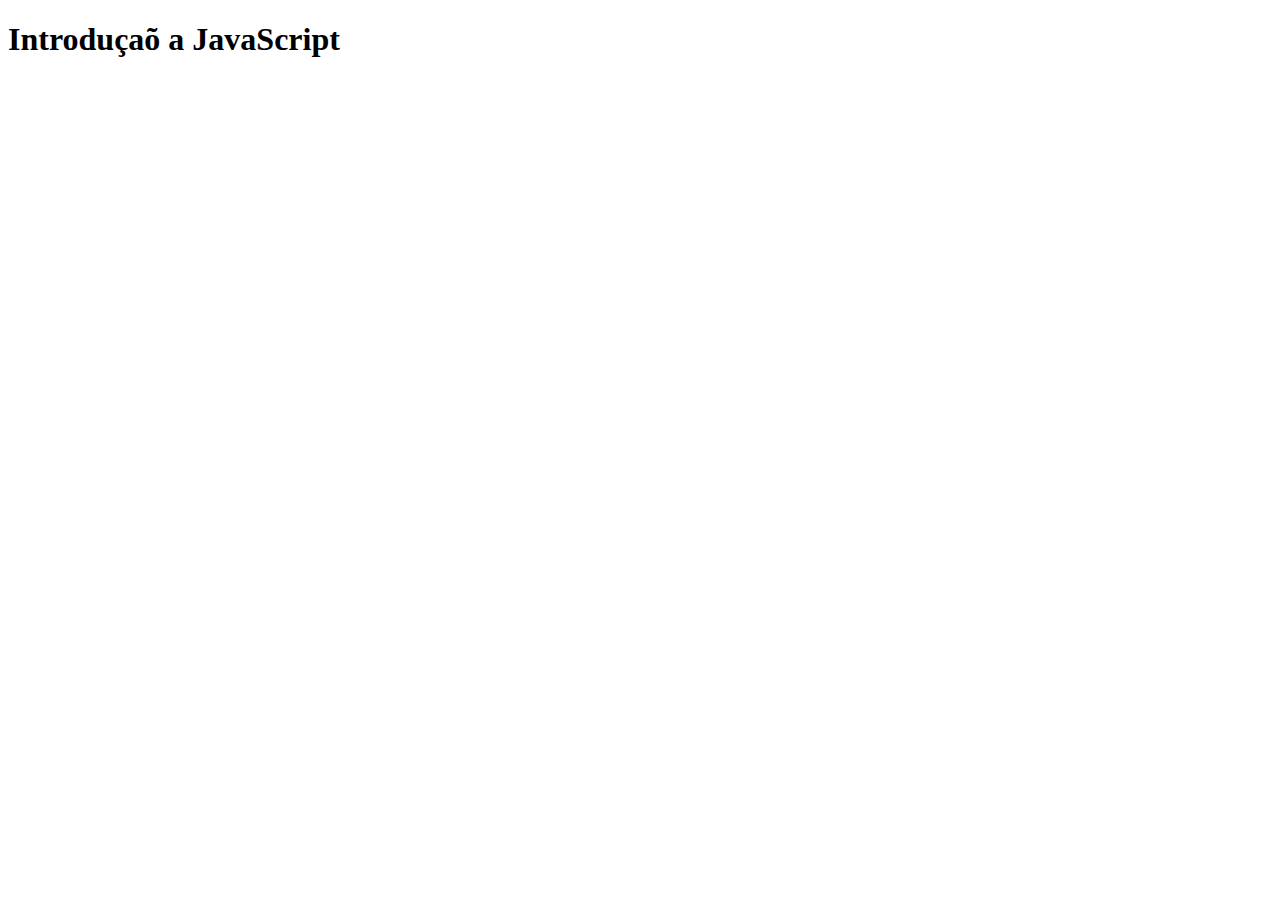
<file: exemplos/index.html>
<!DOCTYPE html>
<html lang="pt-br">
<head>

    <!-- Programador: Pedro -->

    <meta charset="UTF-8">
    <meta name="viewport" content="width=device-width, initial-scale=1.0">

    <title>Exemplos de JavaScript</title>

    <!----------------------- Link para arquivo Js ----------------------->
    <script src="script.js"></script>
</head>
<body>
    
    <!---------------------- Titulo ----------------------->
    <h1>Introduçaõ a JavaScript</h1>

    <!---------------------- JavaScript ----------------------->
    <script>
        
        console.log("Hello Word");
    </script>

</body>
</html>
</file>
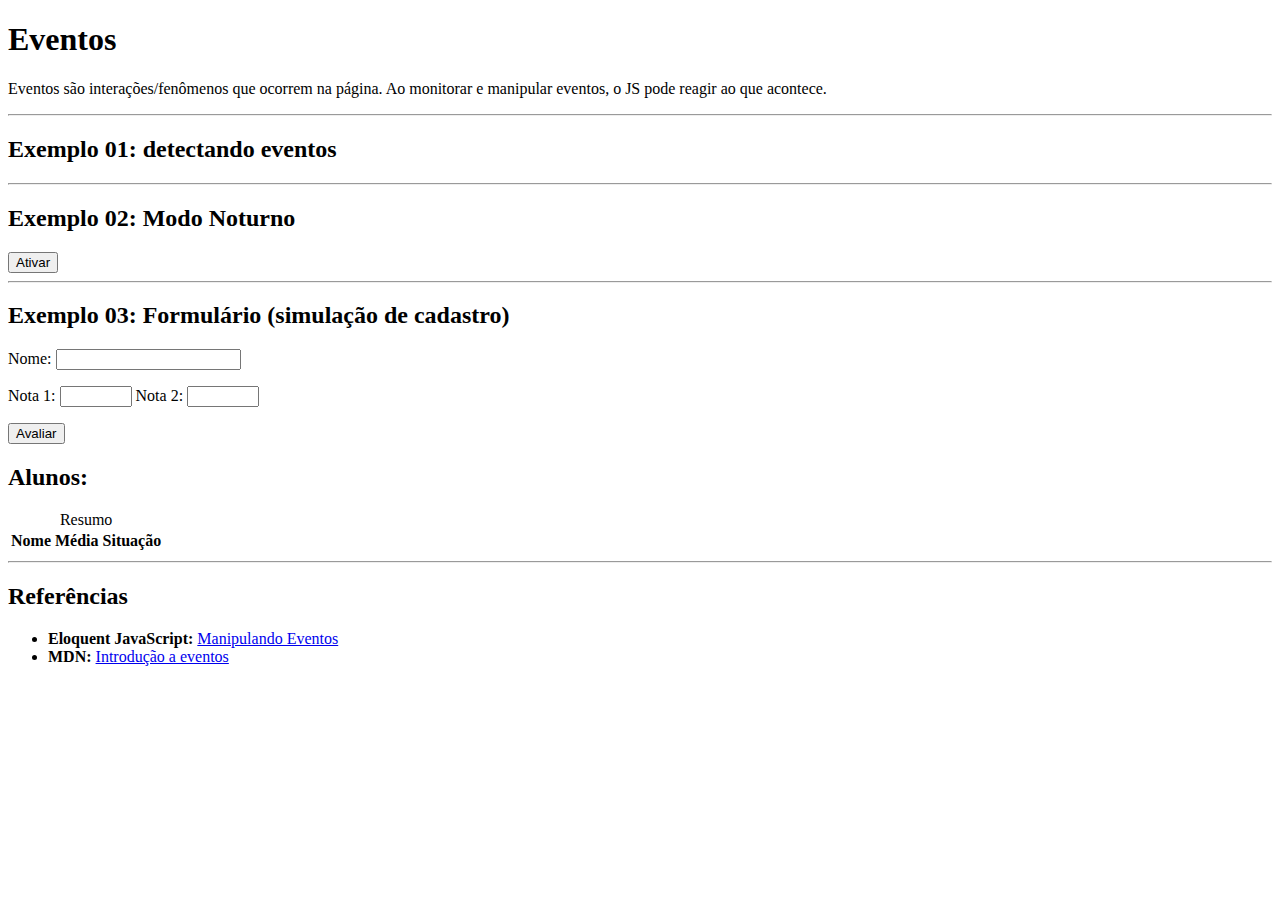
<file: exemplos/10c-Eventos/index.html>
<!DOCTYPE html>
<html lang="pt-br">
<head>
<meta charset="UTF-8">
<meta name="viewport" content="width=device-width, initial-scale=1.0">
<title>JavaScript - Eventos</title>
<style>
img { max-width: 100%; }
.destaque { 
    background-color: yellow;
    color: red; font-weight: bold;
    border: solid 1px;
    padding: 2px;
}

.modo-noturno {
    background-color: rgb(38, 38, 38);
    color: white;
}
</style>
</head>
<body>
    <h1>Eventos</h1>
    <p>Eventos são interações/fenômenos que ocorrem na página. Ao monitorar e manipular eventos, o JS pode reagir ao que acontece.</p>
    <hr>
<!-- _______________________________________________________________________ -->

    <h2 id="subtitulo-exemplo01">Exemplo 01: detectando eventos</h2>
    <p id="mensagem"></p>

    <hr>
<!-- _______________________________________________________________________ -->

    <h2>Exemplo 02: Modo Noturno</h2>
    <button id="noturno">Ativar</button>  

    <hr>
<!-- _______________________________________________________________________ -->

    <h2>Exemplo 03: Formulário (simulação de cadastro)</h2>
    <form action="" method="post" id="cadastro">
        <p>
            <label for="nome">Nome:</label>
            <input type="text" id="nome" required>
        </p>
        <p>
            <label for="nota1">Nota 1:</label>
            <input type="number" id="nota1" min="0" max="10" step="0.1" required>
            <label for="nota2">Nota 2:</label>
            <input type="number" id="nota2" min="0" max="10" step="0.1" required>
        </p>
        <button id="avaliar">Avaliar</button>
    </form>
	
    <section>
        <h2>Alunos:</h2>
        
        <table>
            <caption>Resumo</caption>

            <thead> <!-- table head -->
                <tr> <!-- table row -->
                    <th>Nome</th> <!-- table heading -->
                    <th>Média</th>
                    <th>Situação</th>
                </tr>
            </thead>

            <tbody> <!-- table body -->
                <!-- As linhas/células de conteúdo
                serão geradas dinamicamente, via JS -->
            </tbody>
        </table>        

    </section>

    <hr>
<!-- _______________________________________________________________________ -->

    <h2>Referências</h2>
    <ul>
        <li><b>Eloquent JavaScript:</b> 
			<a href="https://github.com/braziljs/eloquente-javascript/blob/master/chapters/14-manipulando-eventos.md" target="_blank">
			Manipulando Eventos</a>
		</li>
        <li><b>MDN:</b> 
			<a href="https://developer.mozilla.org/pt-BR/docs/Aprender/JavaScript/Elementos_construtivos/Events" target="_blank">
			Introdução a eventos
			</a>
		</li>
    </ul>

    <script src="eventos.js"></script>

</body>
</html>
</file>
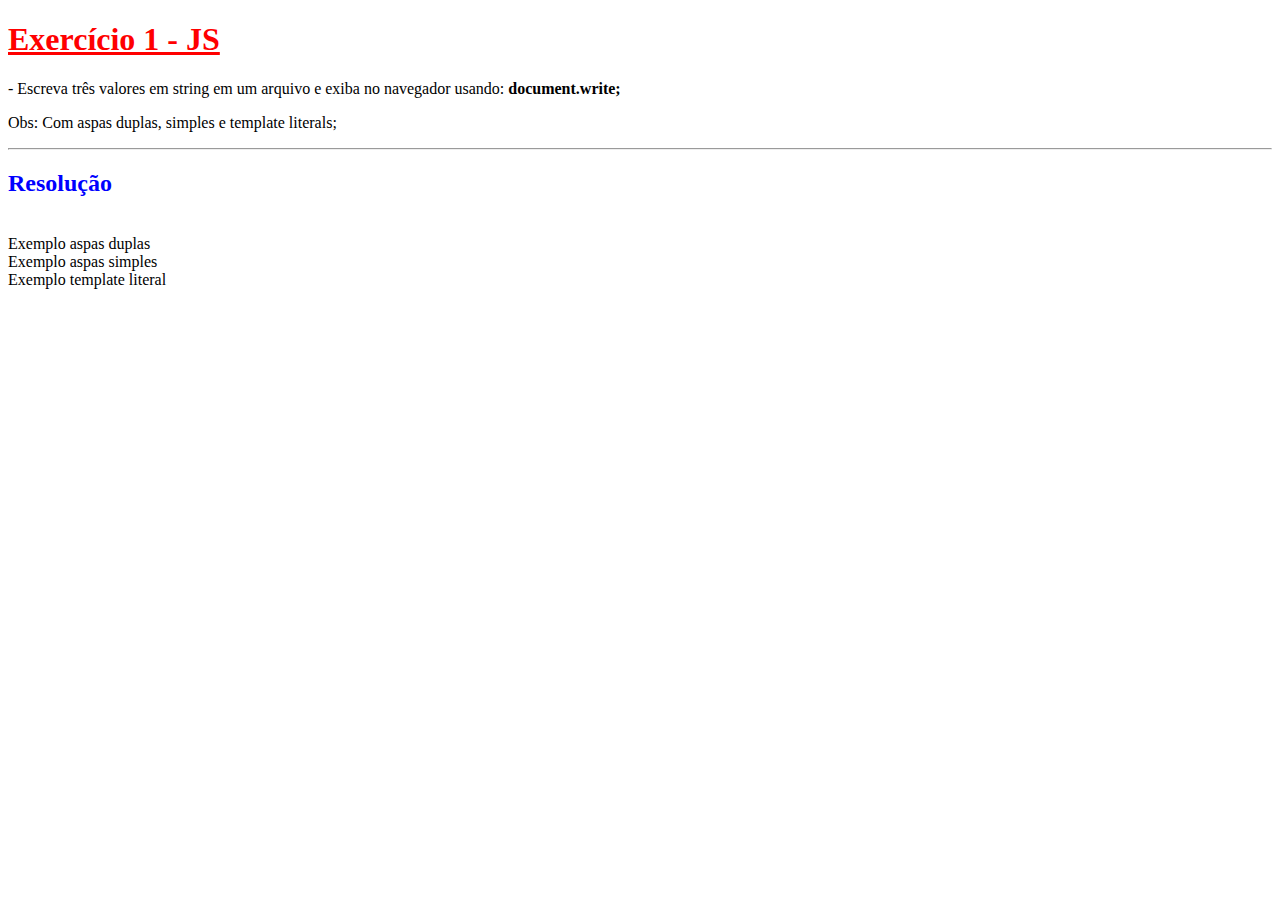
<file: Exercícios JS/1_exercicio_JS_(Sintaxe)/index.html>
<!DOCTYPE html>
<html lang="pt-br">
<head>
  <meta charset="UTF-8">
  <title>Exercício 01 - JS</title>

</head>
<body>

  <h1 style="color: red;text-decoration: underline;">Exercício 1 - JS</h1>

  <p> - Escreva três valores em string em um arquivo e exiba no navegador usando: <strong>document.write;</strong></p>
  <p>Obs: Com aspas duplas, simples e template literals;</p>
  <hr>

  <!-- Link para JS -->
  <script src="scripts.js"></script>
</body>
</html>
</file>
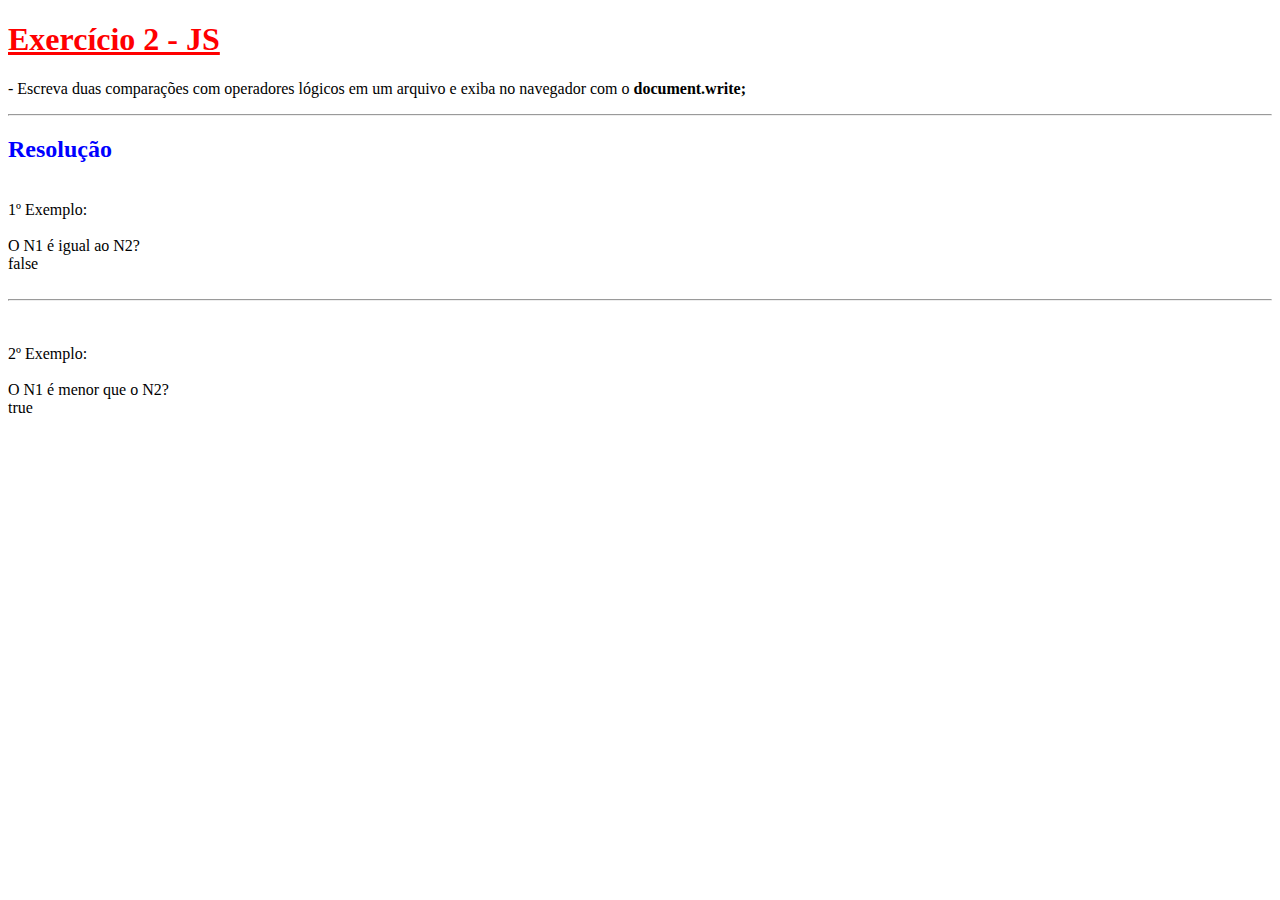
<file: Exercícios JS/2_exercicio_JS_(Comparação)/index.html>
<!DOCTYPE html>
<html lang="pt-br">
<head>
  <meta charset="UTF-8">
  <title>Exercício 02 - JS</title>

</head>
<body>

  <h1 style="color: red;text-decoration: underline">Exercício 2 - JS</h1>

  <p> - Escreva duas comparações com operadores lógicos em um arquivo e exiba no navegador com o <strong>document.write;</strong></p>
  <hr>
  
  <!-- Link para JS -->
  <script src="scripts.js"></script>
</body>
</html>
</file>
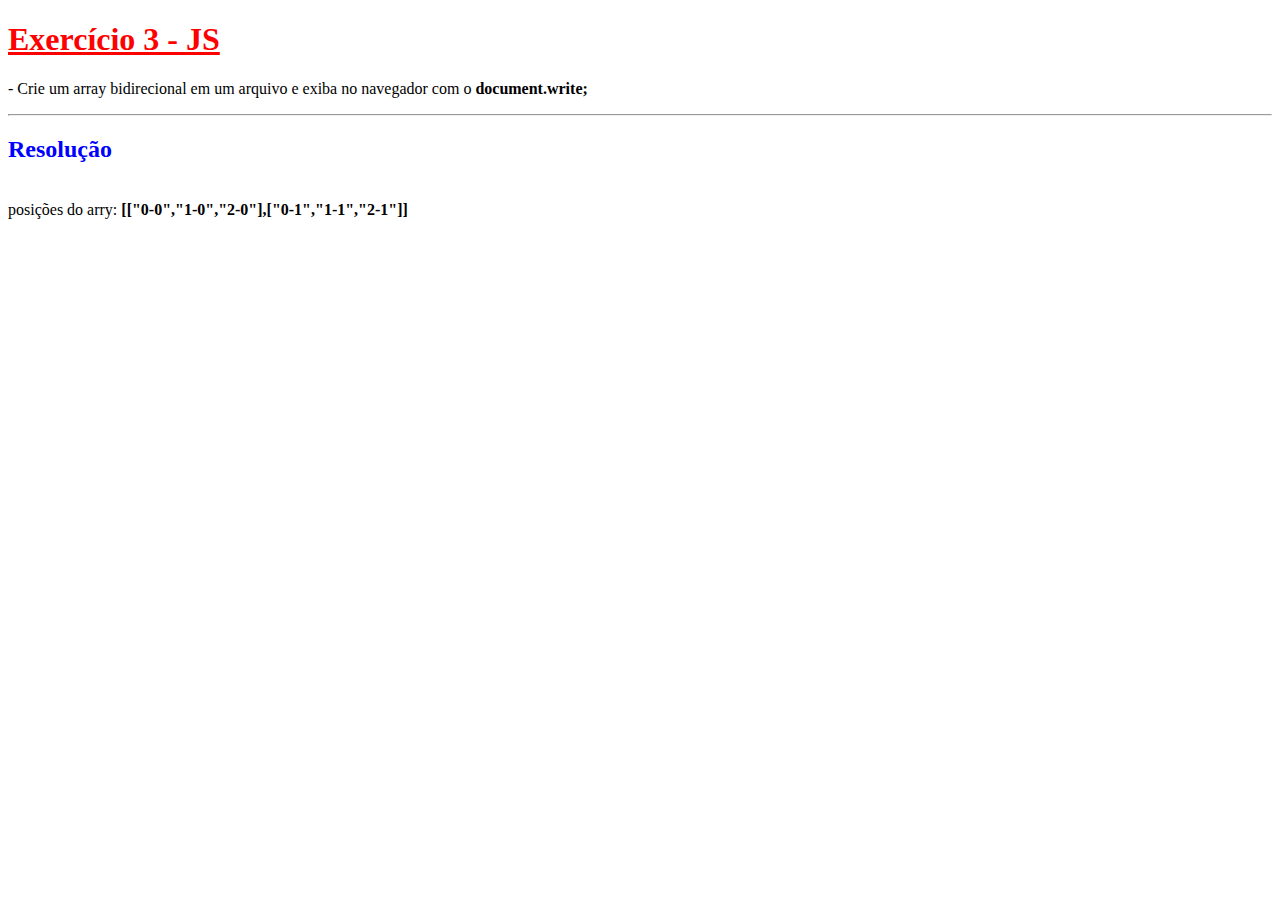
<file: Exercícios JS/3_exercicio_JS_(Array bidirecional)/index.html>
<!DOCTYPE html>
<html lang="pt-br">
<head>
  <meta charset="UTF-8">
  <title>Exercício 03 - JS</title>

</head>
<body>

  <h1 style="color: red;text-decoration: underline">Exercício 3 - JS</h1>

  <p> - Crie um array bidirecional em um arquivo e exiba no navegador com o <strong>document.write;</strong></p>
  <hr>
  
  <!-- Link para JS -->
  <script src="scripts.js"></script>
</body>
</html>
</file>
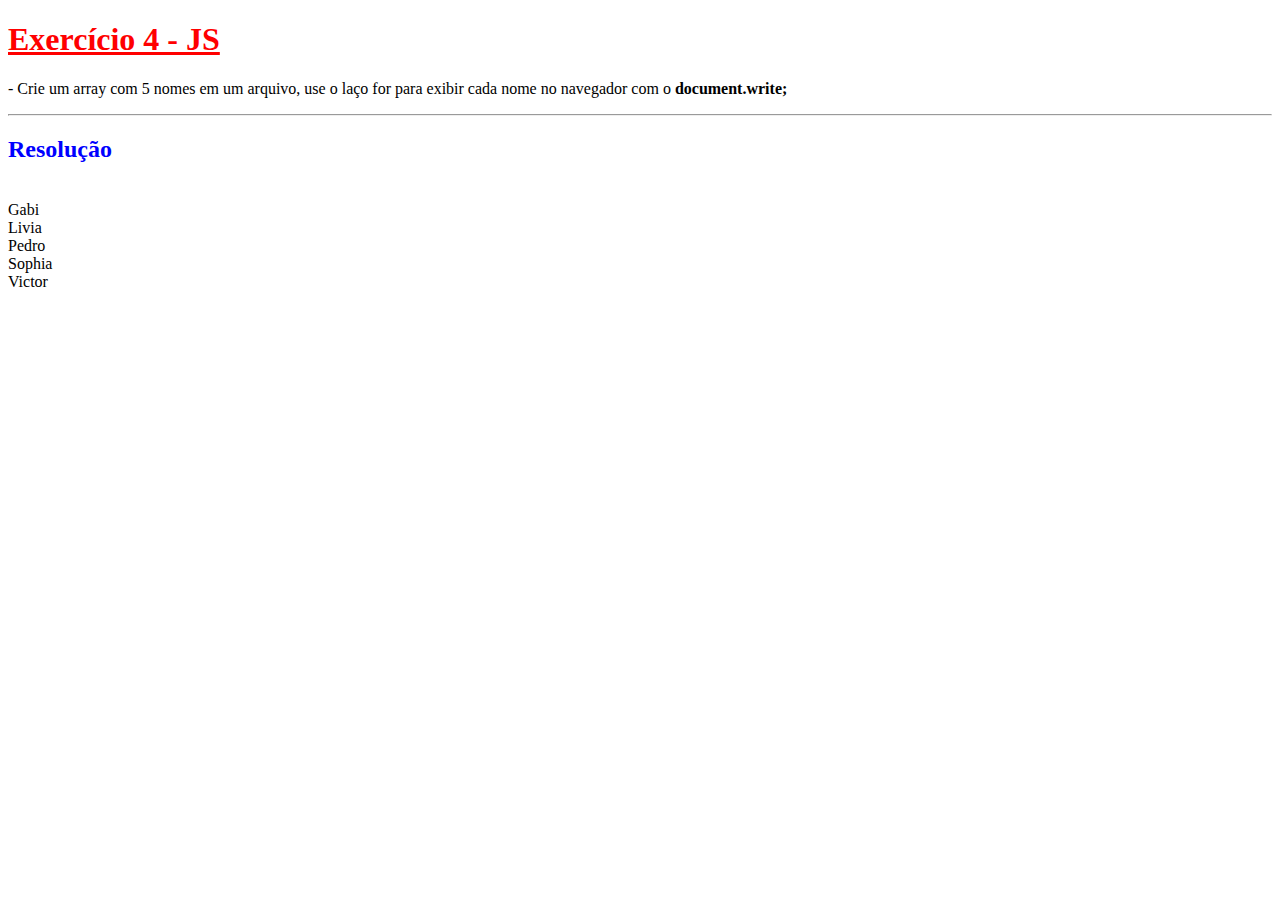
<file: Exercícios JS/4_exercicio_JS_(Array e Loop)/index.html>
<!DOCTYPE html>
<html lang="pt-br">
<head>
  <meta charset="UTF-8">
  <title>Exercício 04 - JS</title>

</head>
<body>

  <h1 style="color: red;text-decoration: underline">Exercício 4 - JS</h1>

  <p> - Crie um array com 5 nomes em um arquivo, use o laço for para exibir cada nome no navegador com o <strong>document.write;</strong></p>
  <hr>
  
  <!-- Link para JS -->
  <script src="scripts.js"></script>
</body>
</html>
</file>
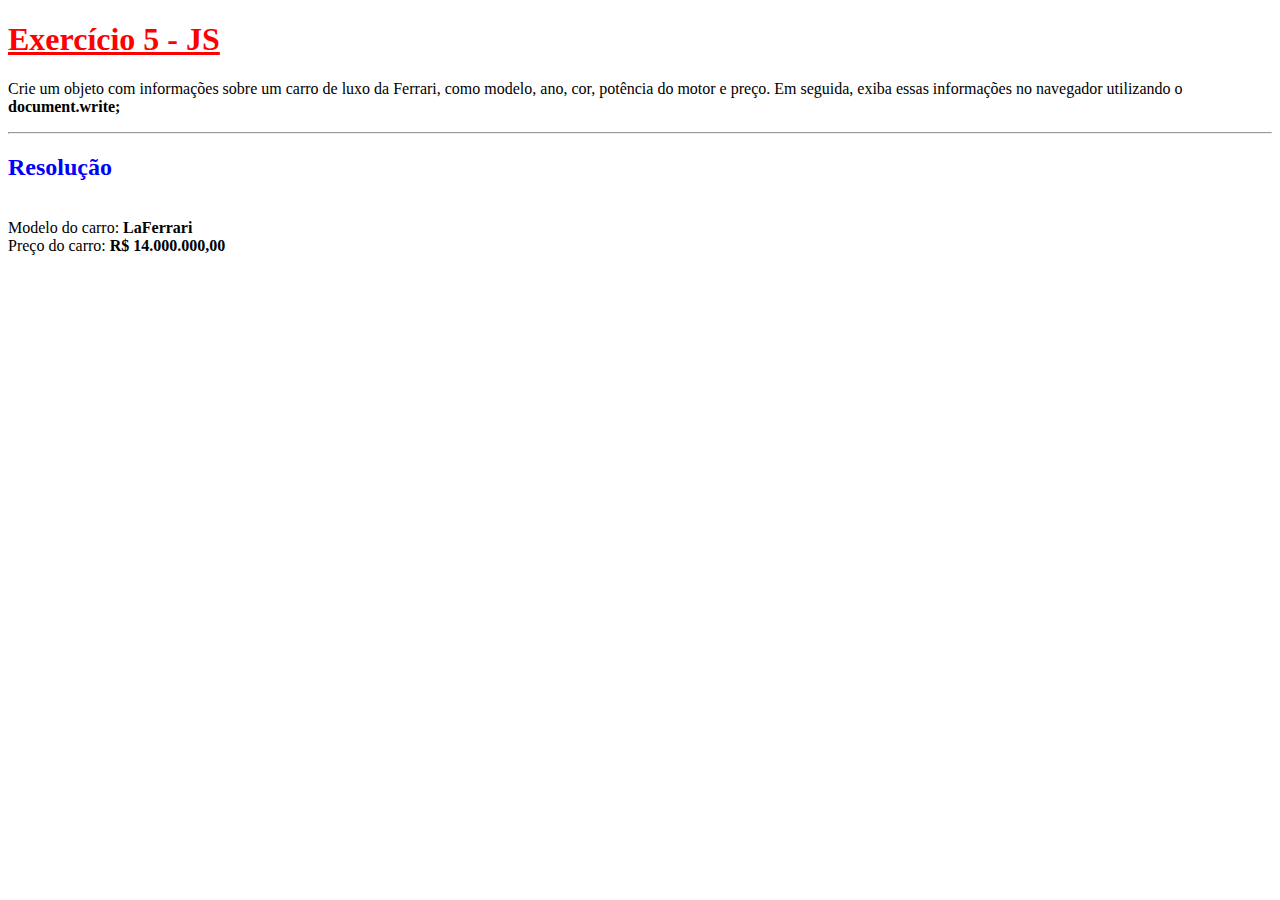
<file: Exercícios JS/5_exercicio_JS_(Objeto)/index.html>
<!DOCTYPE html>
<html lang="pt-br">
<head>
  <meta charset="UTF-8">
  <title>Exercício 05 - JS</title>

</head>
<body>

  <h1 style="color: red;text-decoration: underline">Exercício 5 - JS</h1>

  <p>
    Crie um objeto com informações sobre um carro de luxo da Ferrari, como modelo, ano, cor, potência do motor e preço. Em seguida, exiba essas informações no navegador utilizando o <strong>document.write;</strong>
  </p>
  
  <hr>
  
  <!-- Link para JS -->
  <script src="scripts.js"></script>
</body>
</html>
</file>
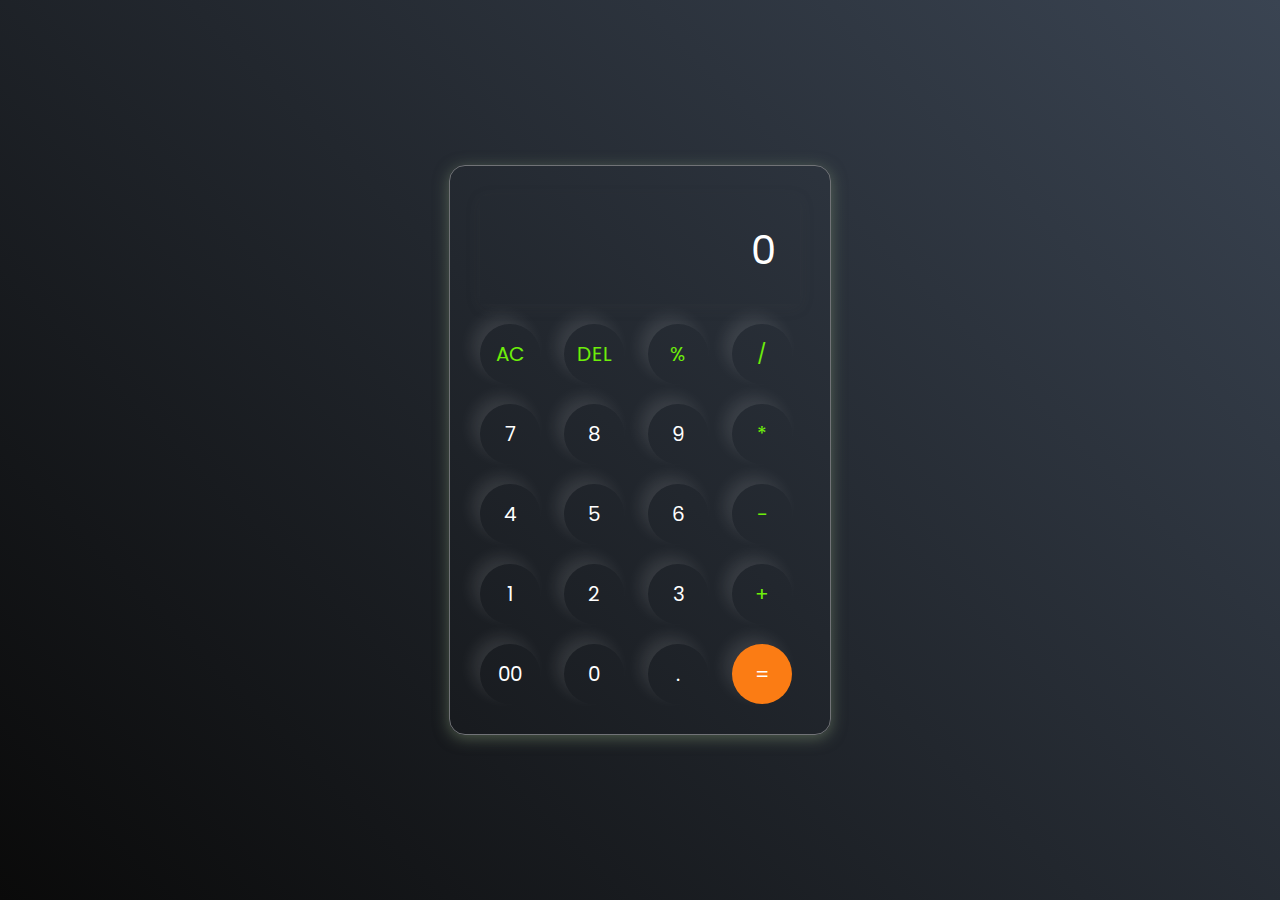
<file: Exercícios JS/Calculadora dark/index.html>
<!DOCTYPE html>
<html lang="pt-br">
  <head>
    <meta charset="UTF-8" />
    <meta http-equiv="X-UA-Compatible" content="IE=edge" />
    <meta name="viewport" content="width=device-width, initial-scale=1.0" />
    <title>Calculadora dark</title>

    <!-- Estilos -->
    <link rel="stylesheet" href="style.css" />
  </head>
  <body>
    <div class="container">
      <div class="calculator">
        <input type="text" id="inputBox" placeholder="0" />
        <div>
          <button class="button operator">AC</button>
          <button class="button operator">DEL</button>
          <button class="button operator">%</button>
          <button class="button operator">/</button>
        </div>
        <div>
          <button class="button">7</button>
          <button class="button">8</button>
          <button class="button">9</button>
          <button class="button operator">*</button>
        </div>
        <div>
          <button class="button">4</button>
          <button class="button">5</button>
          <button class="button">6</button>
          <button class="button operator">-</button>
        </div>
        <div>
          <button class="button">1</button>
          <button class="button">2</button>
          <button class="button">3</button>
          <button class="button operator">+</button>
        </div>

        <div>
          <button class="button">00</button>
          <button class="button">0</button>
          <button class="button">.</button>
          <button class="button equalBtn">=</button>
        </div>
      </div>
    </div>

    <!-- Link para JS -->
    <script src="script.js"></script>
  </body>
</html>
</file>
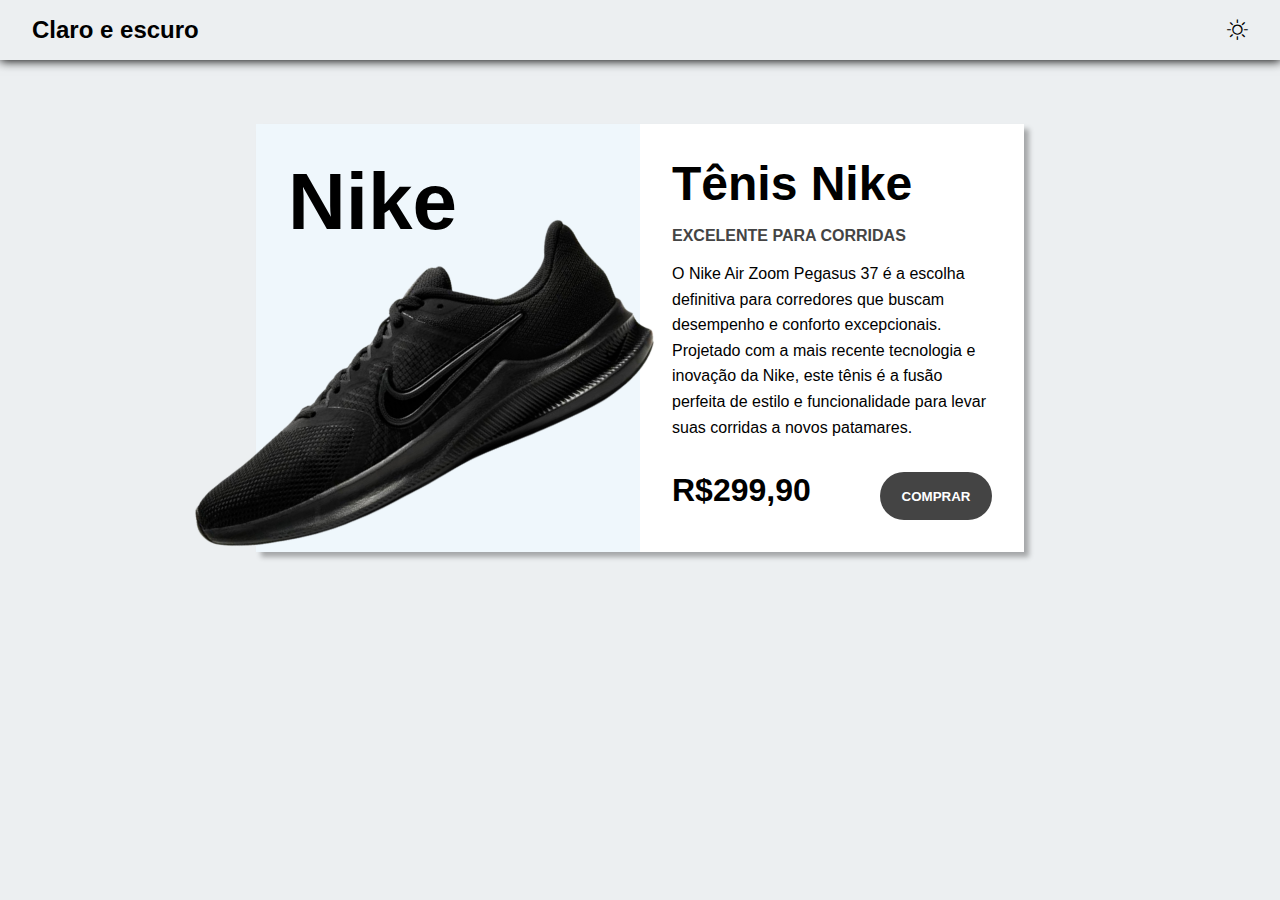
<file: Exercícios JS/JS-light_dark (Alunos)/index.html>
<!DOCTYPE html>
<html lang="pt-br">
  <head>
    <meta charset="UTF-8" />
    <meta http-equiv="X-UA-Compatible" content="IE=edge" />
    <meta name="viewport" content="width=device-width, initial-scale=1.0" />
    <title>Modo escuro</title>

    <!-- Ícones (Bootstrap) -->
    <link rel="stylesheet" href="https://cdn.jsdelivr.net/npm/bootstrap-icons@1.10.5/font/bootstrap-icons.css">

    <!-- Estilo (Próprio) -->
    <link rel="stylesheet" href="css/styles.css" />

    <!-- Script (Próprio) -->
    <script src="js/scripts.js" defer></script>

  </head>
  <body>
    <header>
      <h2>Claro e escuro</h2>
      <div>
          <input type="checkbox" name="change-theme" id="change-theme" />
          <label for="change-theme">
            <i class="bi bi-sun"></i>
            <i class="bi bi-moon"></i
          ></label>
      </div>
    </header>
    <main>
      <div class="card">
        <div class="card-image">
          <span>Nike</span>
          <img id="figura" src="img/tenis.png" alt="Tenis" />
        </div>
        <div class="card-details">
          <h2>Tênis Nike</h2>
          <p class="subtitle">Excelente para corridas</p>
          <p class="description">
            O Nike Air Zoom Pegasus 37 é a escolha definitiva para corredores que buscam desempenho e conforto excepcionais. Projetado com a mais recente tecnologia e inovação da Nike, este tênis é a fusão perfeita de estilo e funcionalidade para levar suas corridas a novos patamares.
          </p>
          <div class="price-container">
            <span class="price">R$299,90</span>
            <button class="btn">Comprar</button>
          </div>
        </div>
      </div>
    </main>
  </body>
</html>
</file>
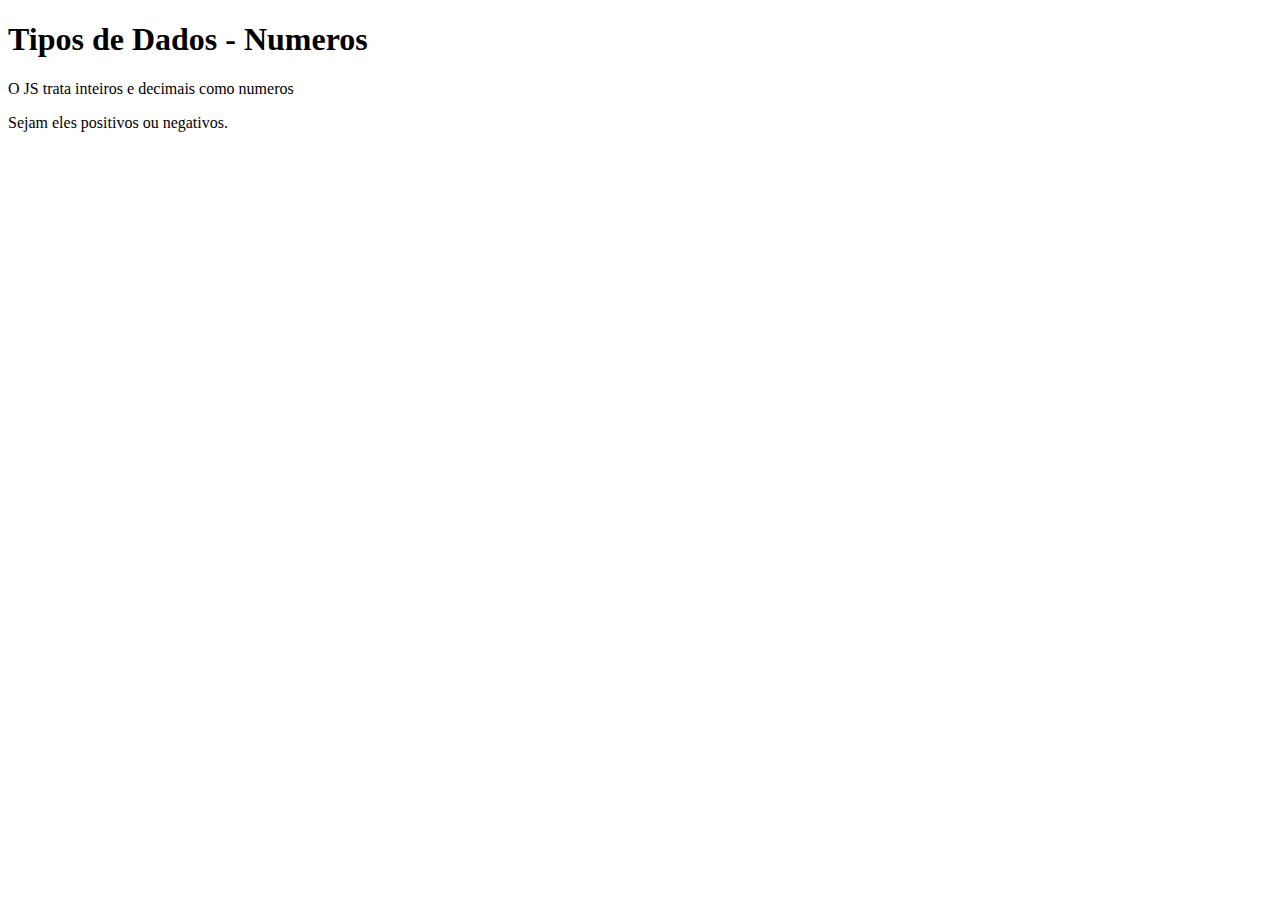
<file: exemplos/2_tipos de dados/1_Numeros/index.html>
<!DOCTYPE html>
<html lang="pt-br">
<head>

    <!-- Desenvolvedor Web: Pedro Costa -->
    <meta charset="UTF-8">
    <meta name="viewport" content="width=device-width, initial-scale=1.0">

    <!-- Titulo -->
    <title>Tipos de Dados - Numerico</title>

    <!--  -->
    <script src="script.js"></script>
</head>
<body>
    
    <h1>Tipos de Dados - Numeros</h1>

    <p>O JS trata inteiros e decimais como numeros</p>
    <p>Sejam eles positivos ou negativos.</p>

</body>
</html>
</file>
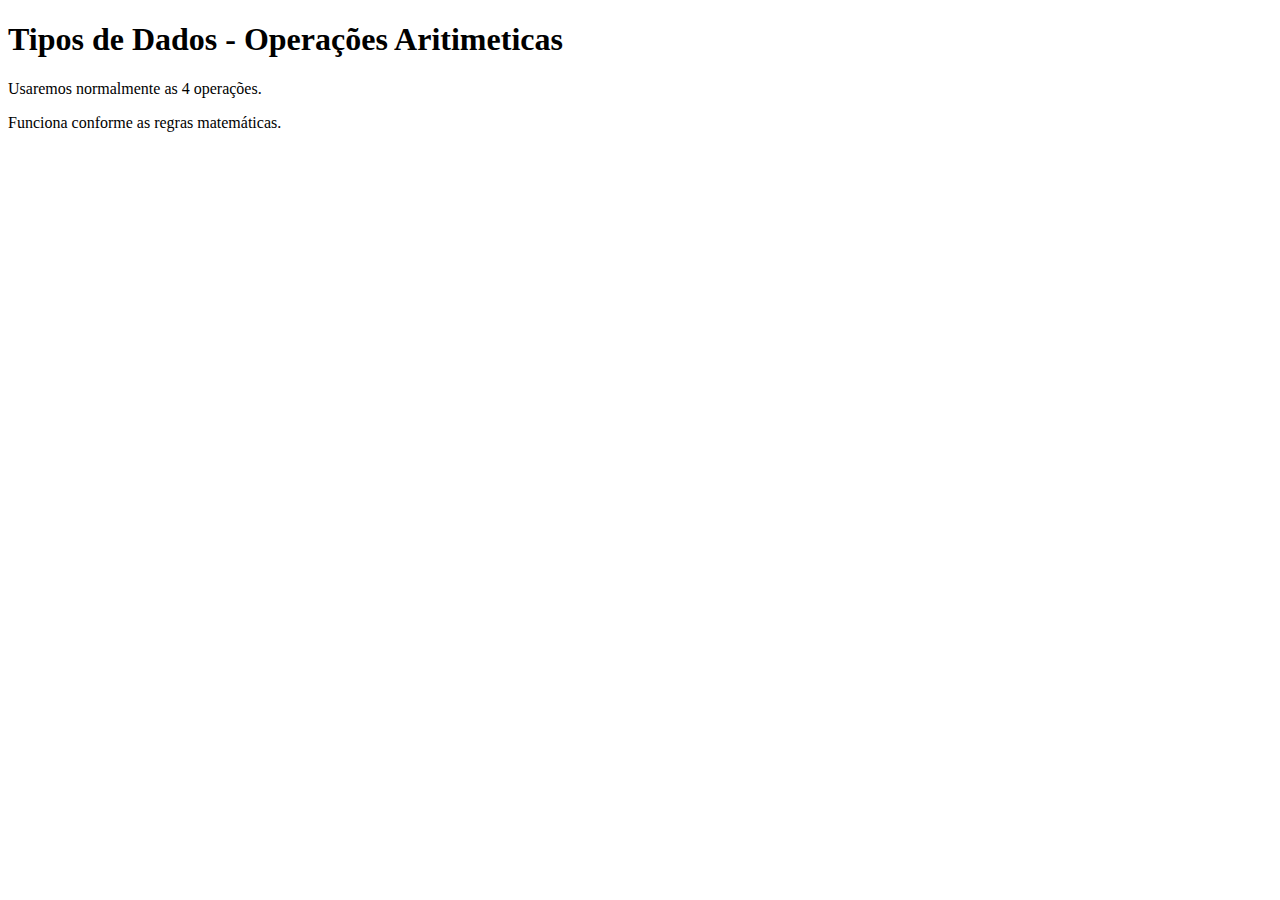
<file: exemplos/2_tipos de dados/2_operações_aritimeticas/index.html>
<!DOCTYPE html>
<html lang="pt-br">
<head>

    <!-- Desenvolvedor Web: Pedro Costa -->
    <meta charset="UTF-8">
    <meta name="viewport" content="width=device-width, initial-scale=1.0">

    <!-- Titulo -->
    <title>Tipos de Dados - Numerico</title>

    <!--  -->
    <script src="script.js"></script>
</head>
<body>
    
    <h1>Tipos de Dados - Operações Aritimeticas</h1>

    <p>Usaremos normalmente as 4 operações.</p>
    <p>Funciona conforme as regras matemáticas.</p>

</body>
</html>
</file>
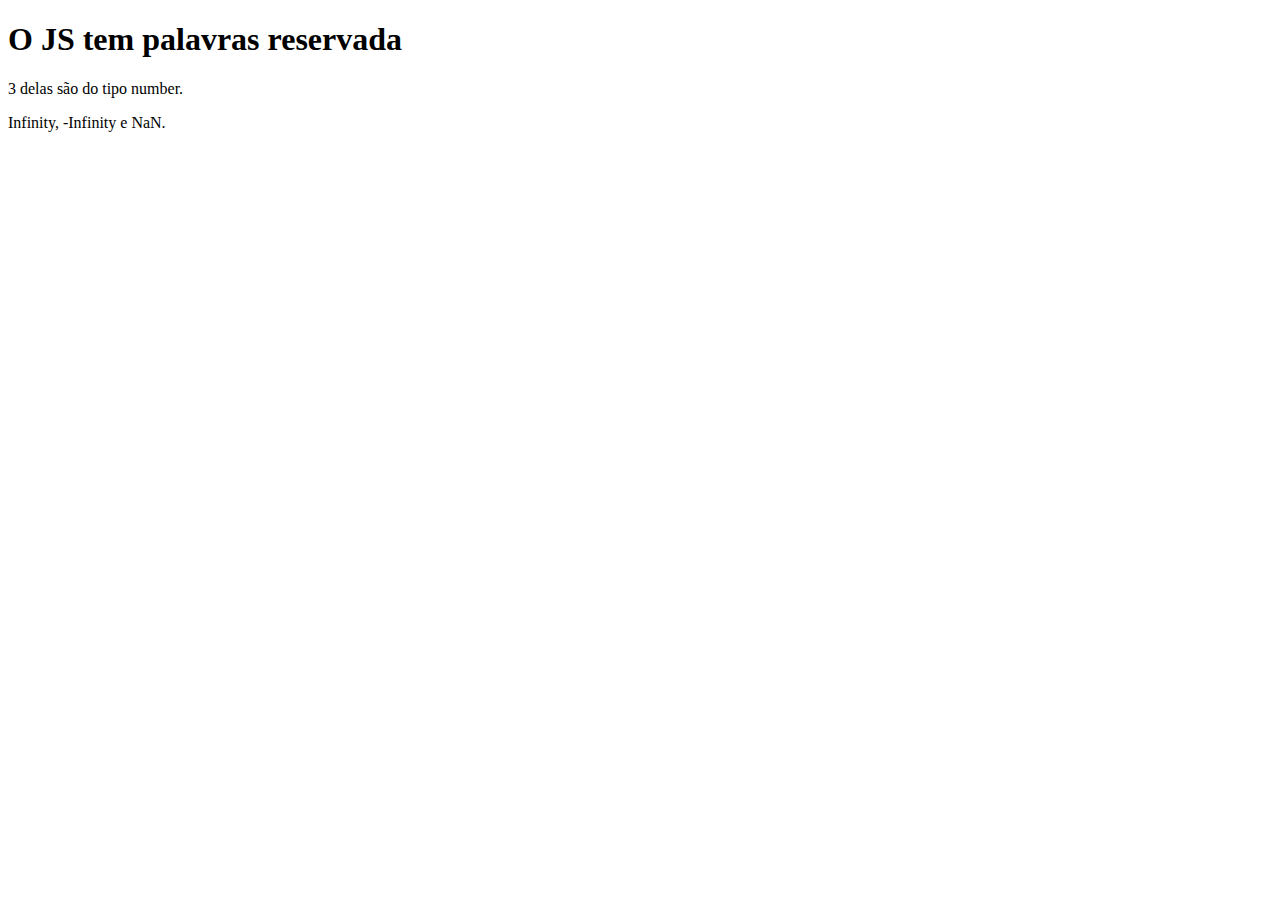
<file: exemplos/2_tipos de dados/3_speciais_number/index.html>
<!DOCTYPE html>
<html lang="pt-br">
<head>

    <!-- Desenvolvedor Web: Pedro Costa -->
    <meta charset="UTF-8">
    <meta name="viewport" content="width=device-width, initial-scale=1.0">

    <!-- Titulo -->
    <title>Tipos de Dados - Numeros Especiais</title>

    <!--  -->
    <script src="script.js"></script>
</head>
<body>
    
    <h1>O JS tem palavras reservada</h1>

    <p>3 delas são do tipo number.</p>
    <p>Infinity, -Infinity e NaN.</p>

</body>
</html>
</file>
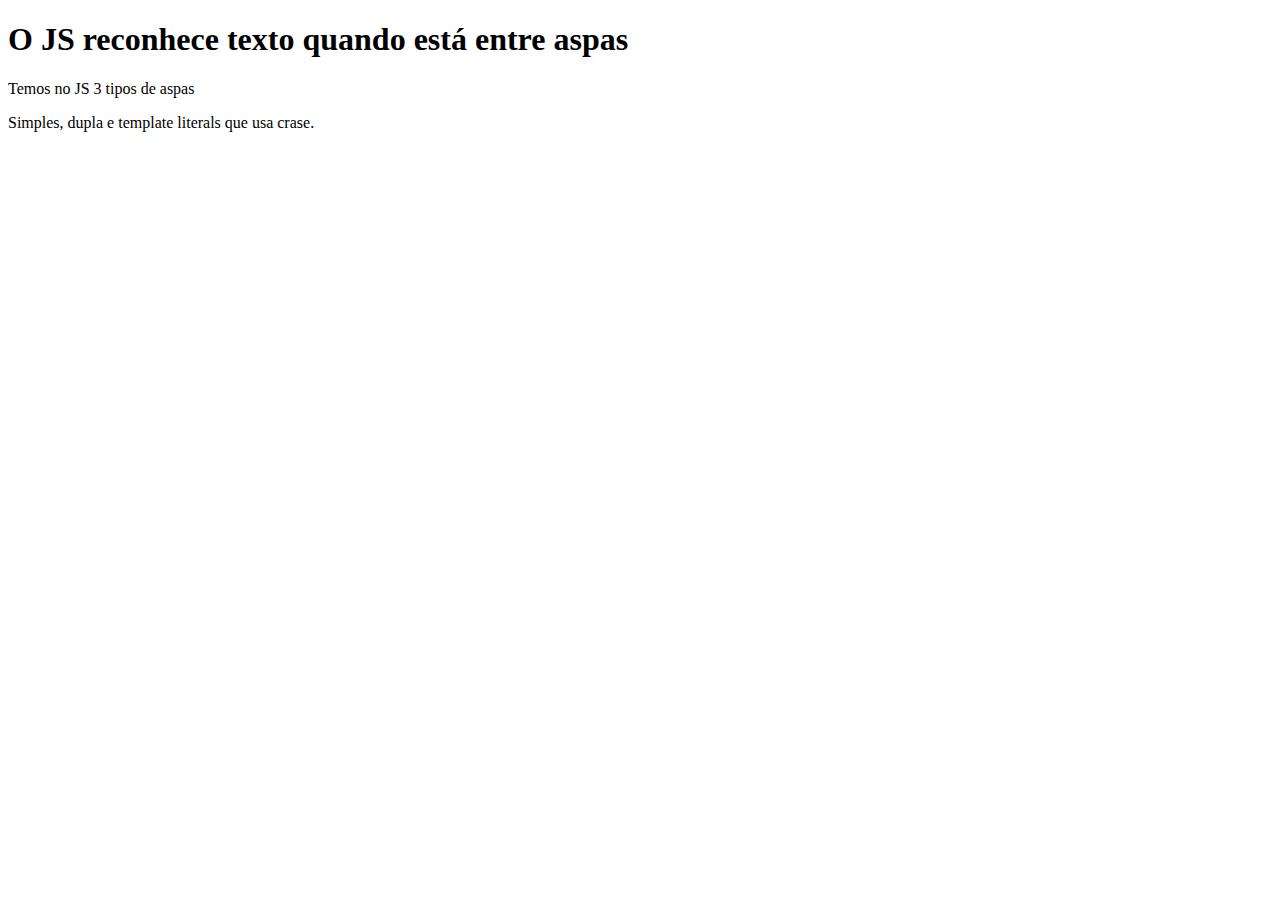
<file: exemplos/2_tipos de dados/4_string/index.html>
<!DOCTYPE html>
<html lang="pt-br">
<head>

    <!-- Desenvolvedor Web: Pedro Costa -->
    <meta charset="UTF-8">
    <meta name="viewport" content="width=device-width, initial-scale=1.0">

    <!-- Titulo -->
    <title>Texto</title>

    <!--  -->
    <script src="script.js"></script>
</head>
<body>
    
    <h1>O JS reconhece texto quando está entre aspas</h1>

    <p>Temos no JS 3 tipos de aspas</p>
    <p>Simples, dupla e template literals que usa crase.</p>

</body>
</html>
</file>
<file: Exercícios JS/Calculadora dark/style.css>
/* Importa a fonte 'Poppins' com peso 500 do Google Fonts. */
@import url('https://fonts.googleapis.com/css2?family=Poppins:wght@500&display=swap');

/* Digite o CSS aqui */

*{
    margin: 0;
    padding: 0;
    box-sizing: border-box;
    font-family: 'Poppins', sans-serif;
}

body{
    width: 100%;
    height: 100vh;
    display: flex;
    justify-content: center;
    align-items: center;
    background: linear-gradient(45deg, #0a0a0a, #3a4452);
}

.calculator {
    border: 1px solid #717377;
    padding: 20px;
    border-radius: 16px;
    background: transparent;
    box-shadow: 0px 3px 15px rgba(133, 155, 119, 0.5);
}

input{
    width: 320px;
    border: none;
    padding: 24px;
    margin: 10px;
    background: transparent;
    box-shadow: 0px 3px 15px rgba(84, 84, 84, 0.1);
    font-size: 40px;
    text-align: right;
    cursor: pointer;
    color: #fff;
}

input::placeholder{
    color: #ffffff;
}

button{
    border: none;
    width: 60px;
    height: 60px;
    margin: 10px;
    border-radius: 50%;
    background: transparent;
    color: #fff;
    font-size: 20px;
    box-shadow: -8px -8px 15px rgba(255, 255, 255, 0.1);
    cursor: pointer;
}

.equalBtn{
    background-color: #fb7c14;
}

.operator{
    color: #6dee0a;
}
</file>
<file: Exercícios JS/JS-light_dark (Alunos)/css/styles.css>
/* Digitar CSS aqui */

*{
    font-family: Helvetica;
    padding: 0;
    margin: 0;
    box-sizing: border-box;
}

html,
body{
    height: 100%;
    background-color: #eceff1;
    transition: 0, 3s;
}

input[type="checkbox"]{
    display: none;
}

.bi{
    font-size: 1.3rem;
    cursor: pointer;
}

.bi-moon{
    display: none;
}


header {
    display: flex;
    justify-content: space-between;
    align-items: center;
    background-color: #eceff1;
    box-shadow: 0.5px 0.5px 10px 0.5px #000;/* Adiciona uma sombra ao cabeçalho*/
    padding: 1rem 2rem;
    position: relative;
}

main {
    display: flex;
    justify-content: center;
}

.card {
    margin-top: 4rem;
    display: flex;
    width: 60%;
    background-color: #ffff;
    box-shadow: 5px 5px 5px 0px rgba(0, 0, 0, 0.3);
}

.card-image {
    padding: 2rem;
    width: 50%;
    position: relative;
    background-color: #eff7fc;
    overflow: visible; /*Permite que o conteudo ultrapasse os limites do elemento*/
}

.card-image span {
    font-size: 5rem;
    font-weight: 900;
}

.card img {
    width: 130%;
    transform: rotate(-25deg);
    position: absolute;
    right: -1rem;
    top: 10rem;
}

.card-details {
    width: 50%;
    padding: 2rem;
}

.card-details h2 {
    font-size: 3rem;
    margin-bottom: 1rem;
}

.subtitle {
    color: #444;
    text-transform: uppercase;/* Transforma o texto em maiusculas*/
    font-weight: bold;
    margin-bottom: 1rem;
}

.description {
    line-height: 1.6rem;
    margin-bottom: 2rem;
}

.price-container {
    display: flex;
    justify-content: space-between;
}

.price {
    font-weight: 900;
    font-size: 2rem;
}

.btn {
    background-color: #444;
    width: 7rem;
    height: 3rem;
    border: none;
    border-radius: 3rem;
    color: #ffff;
    font-weight: bold;
    text-transform: uppercase;
    cursor: pointer;
}

.btn:hover {
    background-color: #555;
}

/* _________ */
/* Tema escuro */

.dark,
.dark header {
    background-color: #263238; 
    color: #ffff;
}

.dark .bi-sun {
    display: none;
}

.dark .bi-moon {
    display: block;
}

.dark .card {
    background-color: #37474f;
}

.dark .card-image {
    background-color: #273035;
}

.dark .subtitle {
    color: #67b4f3;
}

.dark .description {
    color: #2196f3;
}

.dark .btn {
    background-color: #67b4f3;
}


.dark .btn:hover {
    background-color: #3d8bcd;
}

/* ________ */
/* Responsividade */

@media screen and (max-width: 992px) {
    .card {
        width: 90%;
        flex-direction: column;
    }

    .card-image {
        width: 100%;
    }

    .card-image img {
        width: 100%;
        transform: rotate(0deg);
        position: relative;
        right: 0;
        top: 0;
    }

    .card-details {
        width: 100%;
    }
}
</file>
